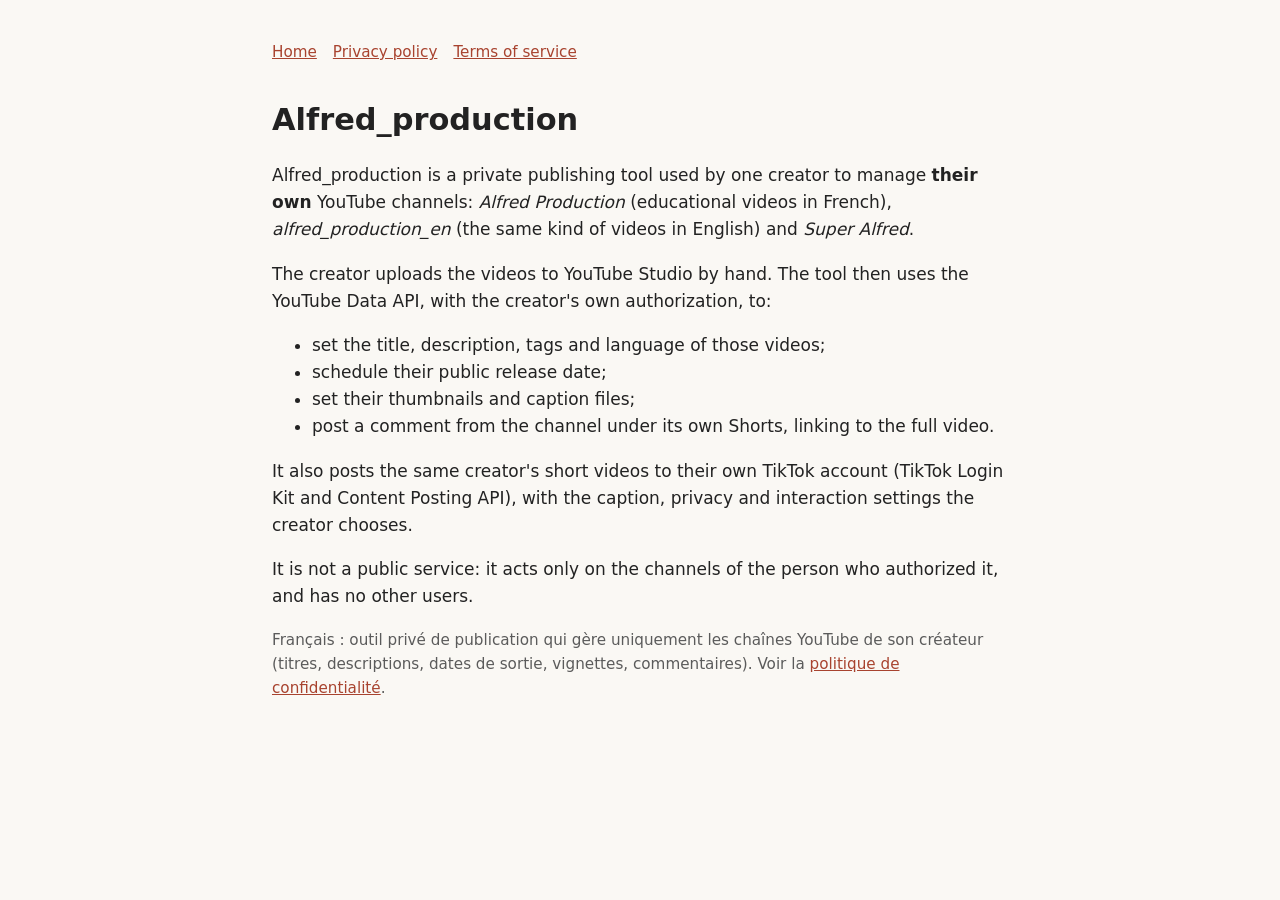
<file: index.html>
<!doctype html>
<html lang="en"><head><meta charset="utf-8"><meta name="viewport" content="width=device-width,initial-scale=1">
<title>Alfred_production</title><link rel="stylesheet" href="style.css"></head>
<body><main>
<nav><a href="./">Home</a><a href="privacy.html">Privacy policy</a><a href="terms.html">Terms of service</a></nav>
<h1>Alfred_production</h1>
<p>Alfred_production is a private publishing tool used by one creator to manage <strong>their own</strong> YouTube
channels: <em>Alfred Production</em> (educational videos in French), <em>alfred_production_en</em> (the same kind of
videos in English) and <em>Super Alfred</em>.</p>
<p>The creator uploads the videos to YouTube Studio by hand. The tool then uses the YouTube Data API, with the
creator's own authorization, to:</p>
<ul>
<li>set the title, description, tags and language of those videos;</li>
<li>schedule their public release date;</li>
<li>set their thumbnails and caption files;</li>
<li>post a comment from the channel under its own Shorts, linking to the full video.</li>
</ul>
<p>It also posts the same creator's short videos to their own TikTok account (TikTok Login Kit and Content Posting
API), with the caption, privacy and interaction settings the creator chooses.</p>
<p>It is not a public service: it acts only on the channels of the person who authorized it, and has no other users.</p>
<p class="note">Français : outil privé de publication qui gère uniquement les chaînes YouTube de son créateur
(titres, descriptions, dates de sortie, vignettes, commentaires). Voir la
<a href="privacy.html">politique de confidentialité</a>.</p>
</main></body></html>
</file>
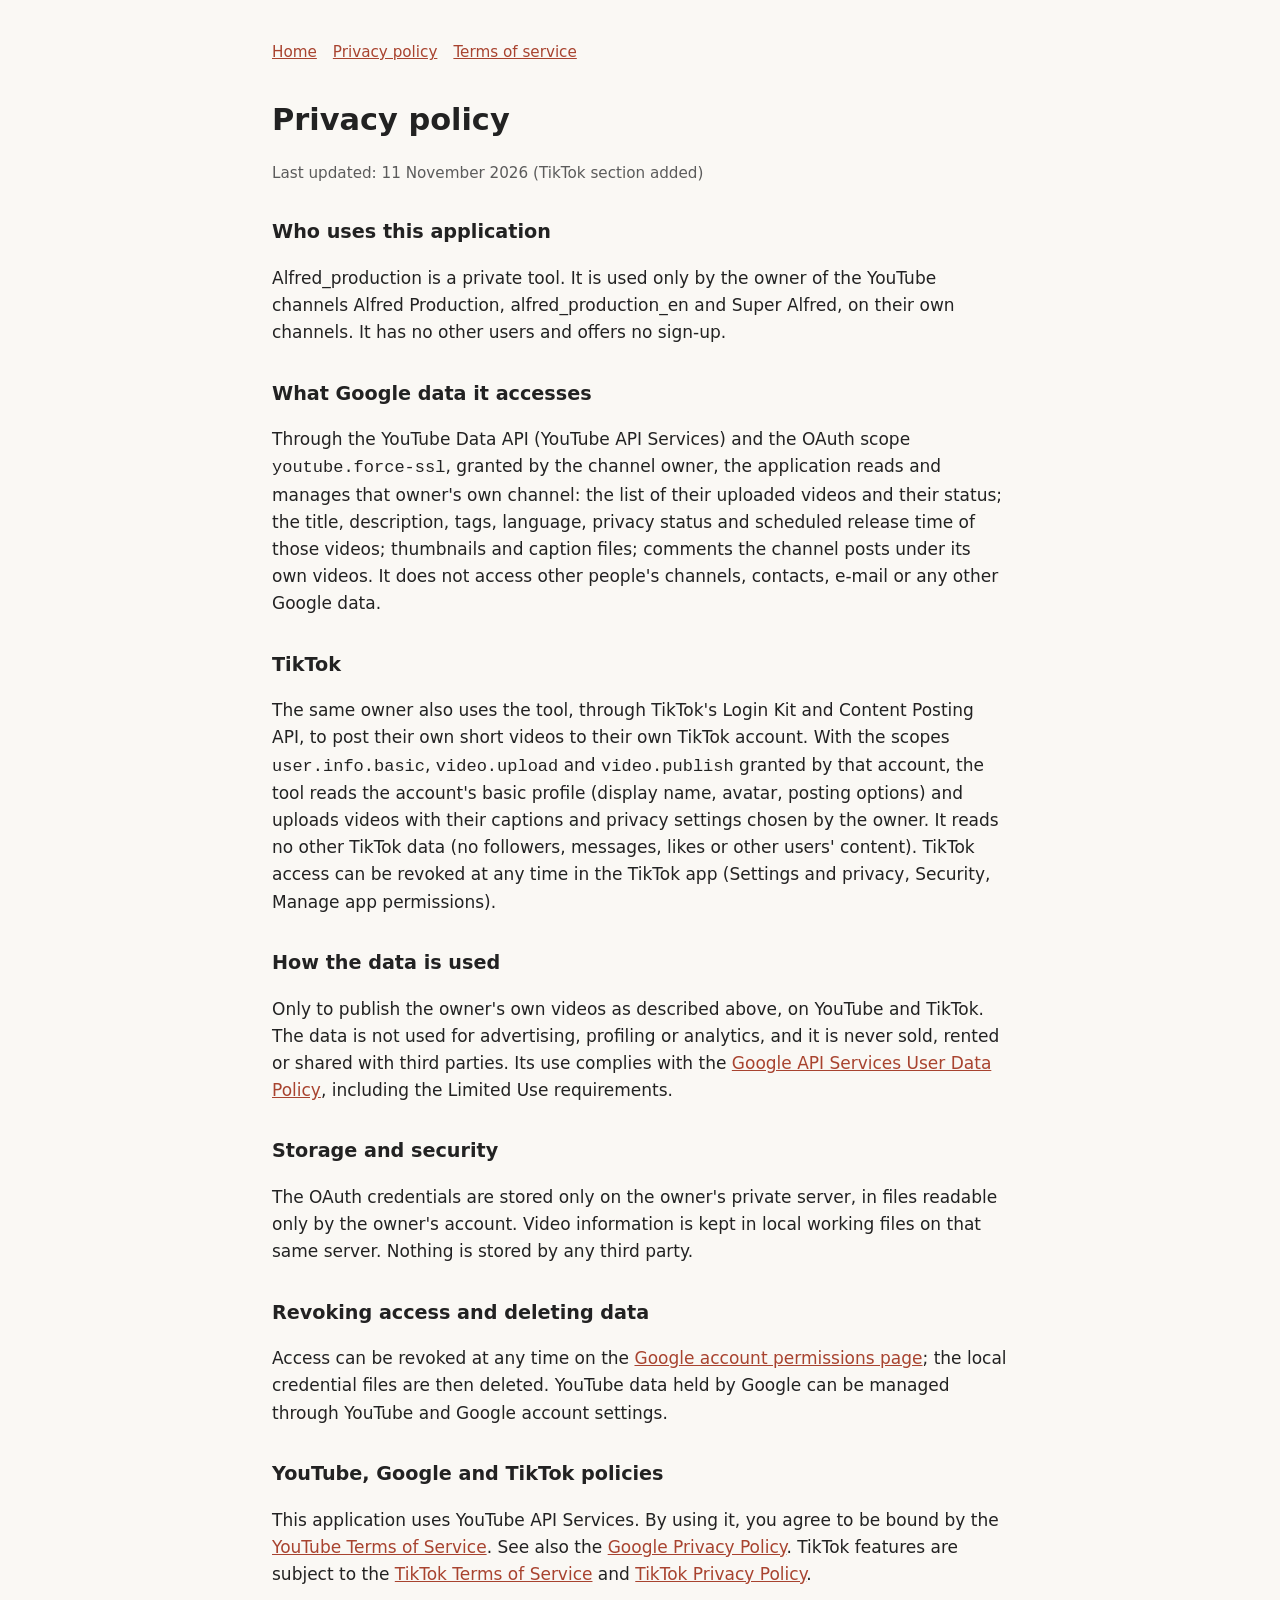
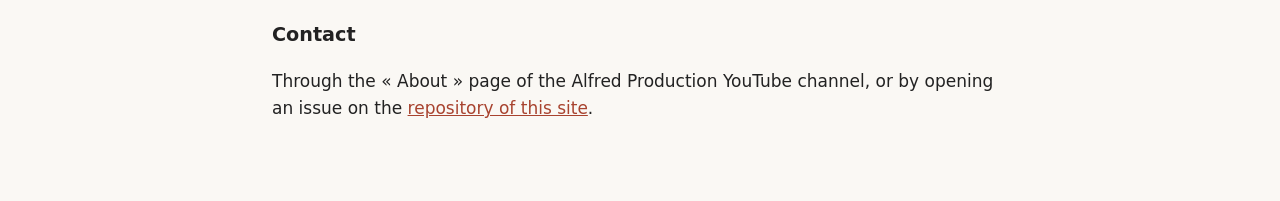
<file: privacy/index.html>
<!doctype html>
<html lang="en"><head><meta charset="utf-8"><meta name="viewport" content="width=device-width,initial-scale=1">
<title>Alfred_production: privacy policy</title><link rel="stylesheet" href="../style.css"></head>
<body><main>
<nav><a href="../">Home</a><a href="../privacy/">Privacy policy</a><a href="../terms/">Terms of service</a></nav>
<h1>Privacy policy</h1>
<p class="note">Last updated: 11 November 2026 (TikTok section added)</p>
<h2>Who uses this application</h2>
<p>Alfred_production is a private tool. It is used only by the owner of the YouTube channels Alfred Production,
alfred_production_en and Super Alfred, on their own channels. It has no other users and offers no sign-up.</p>
<h2>What Google data it accesses</h2>
<p>Through the YouTube Data API (YouTube API Services) and the OAuth scope
<code>youtube.force-ssl</code>, granted by the channel owner, the application reads and manages that owner's own
channel: the list of their uploaded videos and their status; the title, description, tags, language, privacy status
and scheduled release time of those videos; thumbnails and caption files; comments the channel posts under its own
videos. It does not access other people's channels, contacts, e-mail or any other Google data.</p>
<h2>TikTok</h2>
<p>The same owner also uses the tool, through TikTok's Login Kit and Content Posting API, to post their own short
videos to their own TikTok account. With the scopes <code>user.info.basic</code>, <code>video.upload</code> and
<code>video.publish</code> granted by that account, the tool reads the account's basic profile (display name, avatar,
posting options) and uploads videos with their captions and privacy settings chosen by the owner. It reads no other
TikTok data (no followers, messages, likes or other users' content). TikTok access can be revoked at any time in the
TikTok app (Settings and privacy, Security, Manage app permissions).</p>
<h2>How the data is used</h2>
<p>Only to publish the owner's own videos as described above, on YouTube and TikTok. The data is not used for advertising, profiling or
analytics, and it is never sold, rented or shared with third parties. Its use complies with the
<a href="https://developers.google.com/terms/api-services-user-data-policy">Google API Services User Data Policy</a>,
including the Limited Use requirements.</p>
<h2>Storage and security</h2>
<p>The OAuth credentials are stored only on the owner's private server, in files readable only by the owner's account.
Video information is kept in local working files on that same server. Nothing is stored by any third party.</p>
<h2>Revoking access and deleting data</h2>
<p>Access can be revoked at any time on the
<a href="https://myaccount.google.com/permissions">Google account permissions page</a>; the local credential files
are then deleted. YouTube data held by Google can be managed through YouTube and Google account settings.</p>
<h2>YouTube, Google and TikTok policies</h2>
<p>This application uses YouTube API Services. By using it, you agree to be bound by the
<a href="https://www.youtube.com/t/terms">YouTube Terms of Service</a>. See also the
<a href="https://policies.google.com/privacy">Google Privacy Policy</a>. TikTok features are subject to the
<a href="https://www.tiktok.com/legal/terms-of-service">TikTok Terms of Service</a> and
<a href="https://www.tiktok.com/legal/privacy-policy">TikTok Privacy Policy</a>.</p>
<h2>Contact</h2>
<p>Through the « About » page of the Alfred Production YouTube channel, or by opening an issue on the
<a href="https://github.com/guest252e-stack/alfred-production">repository of this site</a>.</p>
</main></body></html>
</file>
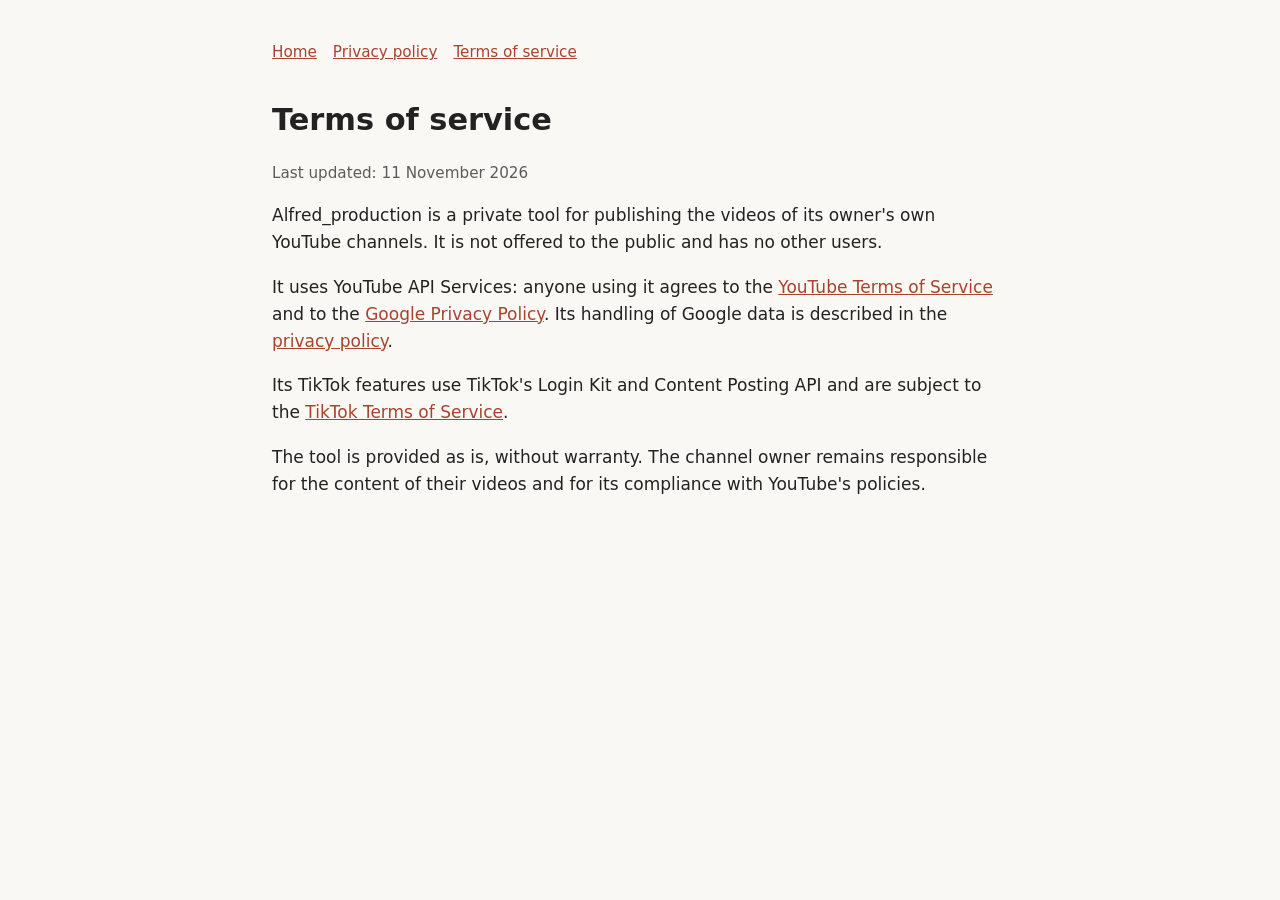
<file: terms/index.html>
<!doctype html>
<html lang="en"><head><meta charset="utf-8"><meta name="viewport" content="width=device-width,initial-scale=1">
<title>Alfred_production: terms of service</title><link rel="stylesheet" href="../style.css"></head>
<body><main>
<nav><a href="../">Home</a><a href="../privacy/">Privacy policy</a><a href="../terms/">Terms of service</a></nav>
<h1>Terms of service</h1>
<p class="note">Last updated: 11 November 2026</p>
<p>Alfred_production is a private tool for publishing the videos of its owner's own YouTube channels. It is not
offered to the public and has no other users.</p>
<p>It uses YouTube API Services: anyone using it agrees to the
<a href="https://www.youtube.com/t/terms">YouTube Terms of Service</a> and to the
<a href="https://policies.google.com/privacy">Google Privacy Policy</a>. Its handling of Google data is described in the
<a href="../privacy/">privacy policy</a>.</p>
<p>Its TikTok features use TikTok's Login Kit and Content Posting API and are subject to the
<a href="https://www.tiktok.com/legal/terms-of-service">TikTok Terms of Service</a>.</p>
<p>The tool is provided as is, without warranty. The channel owner remains responsible for the content of their
videos and for its compliance with YouTube's policies.</p>
</main></body></html>
</file>
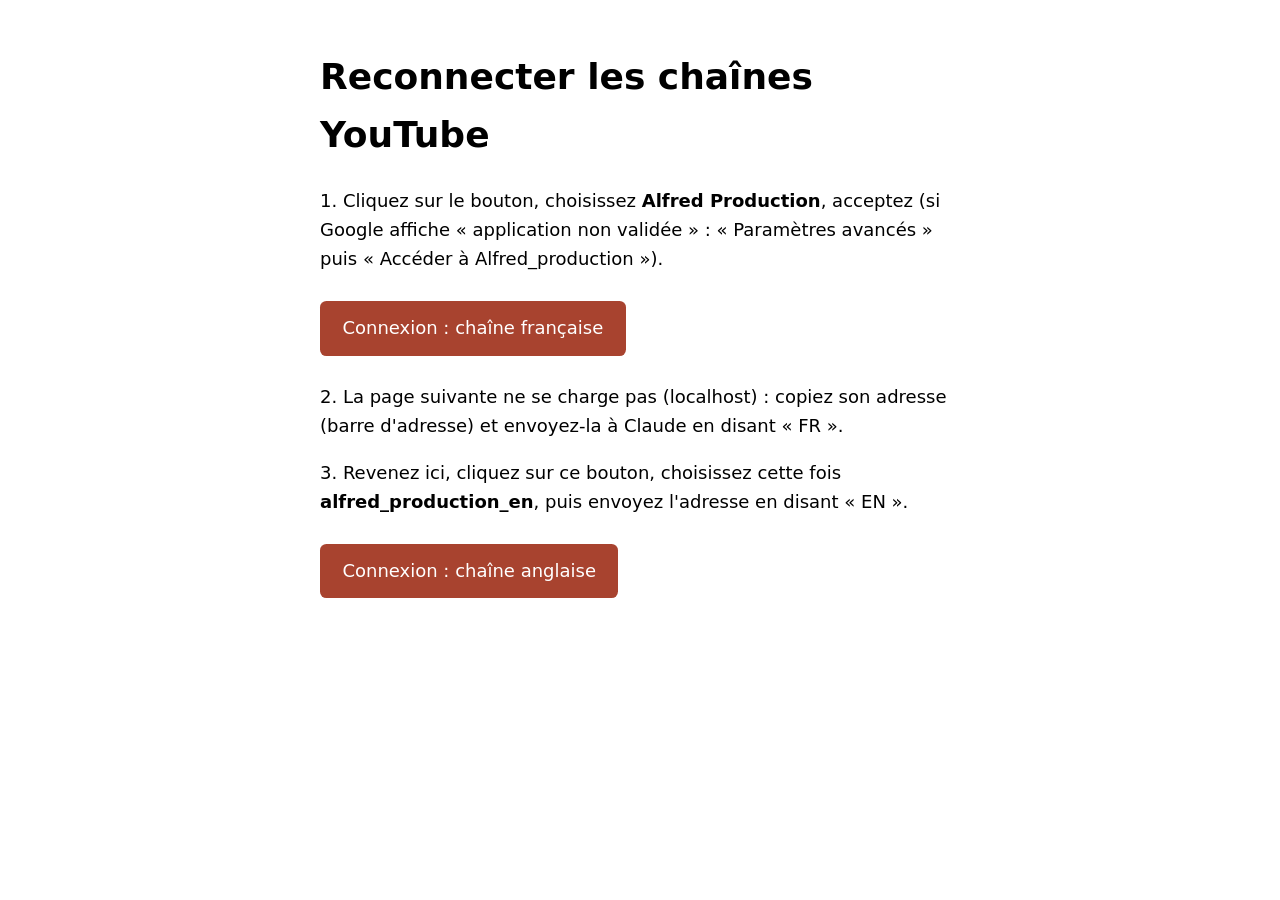
<file: connexion.html>
<!doctype html>
<html lang="fr"><head><meta charset="utf-8"><title>Connexion YouTube</title>
<style>body{font:18px/1.6 system-ui,sans-serif;max-width:40rem;margin:3rem auto;padding:0 1rem}a.b{display:inline-block;padding:.8rem 1.4rem;margin:.6rem 0;background:#a8432f;color:#fff;border-radius:.4rem;text-decoration:none}</style><meta name="robots" content="noindex"></head>
<body>
<h1>Reconnecter les chaînes YouTube</h1>
<p>1. Cliquez sur le bouton, choisissez <b>Alfred Production</b>, acceptez (si Google affiche « application non validée » :
« Paramètres avancés » puis « Accéder à Alfred_production »).</p>
<p><a class="b" href="https://accounts.google.com/o/oauth2/v2/auth?response_type=code&amp;access_type=offline&amp;prompt=consent&amp;client_id=573652081433-1i499t4c5jhneo8gl93s2suu2pgps262.apps.googleusercontent.com&amp;redirect_uri=http%3A%2F%2Flocalhost%3A8765%2F&amp;scope=https%3A%2F%2Fwww.googleapis.com%2Fauth%2Fyoutube.force-ssl">Connexion : chaîne française</a></p>
<p>2. La page suivante ne se charge pas (localhost) : copiez son adresse (barre d'adresse) et envoyez-la à Claude en disant « FR ».</p>
<p>3. Revenez ici, cliquez sur ce bouton, choisissez cette fois <b>alfred_production_en</b>, puis envoyez l'adresse en disant « EN ».</p>
<p><a class="b" href="https://accounts.google.com/o/oauth2/v2/auth?response_type=code&amp;access_type=offline&amp;prompt=consent&amp;client_id=573652081433-1i499t4c5jhneo8gl93s2suu2pgps262.apps.googleusercontent.com&amp;redirect_uri=http%3A%2F%2Flocalhost%3A8765%2F&amp;scope=https%3A%2F%2Fwww.googleapis.com%2Fauth%2Fyoutube.force-ssl">Connexion : chaîne anglaise</a></p>
</body></html>
</file>
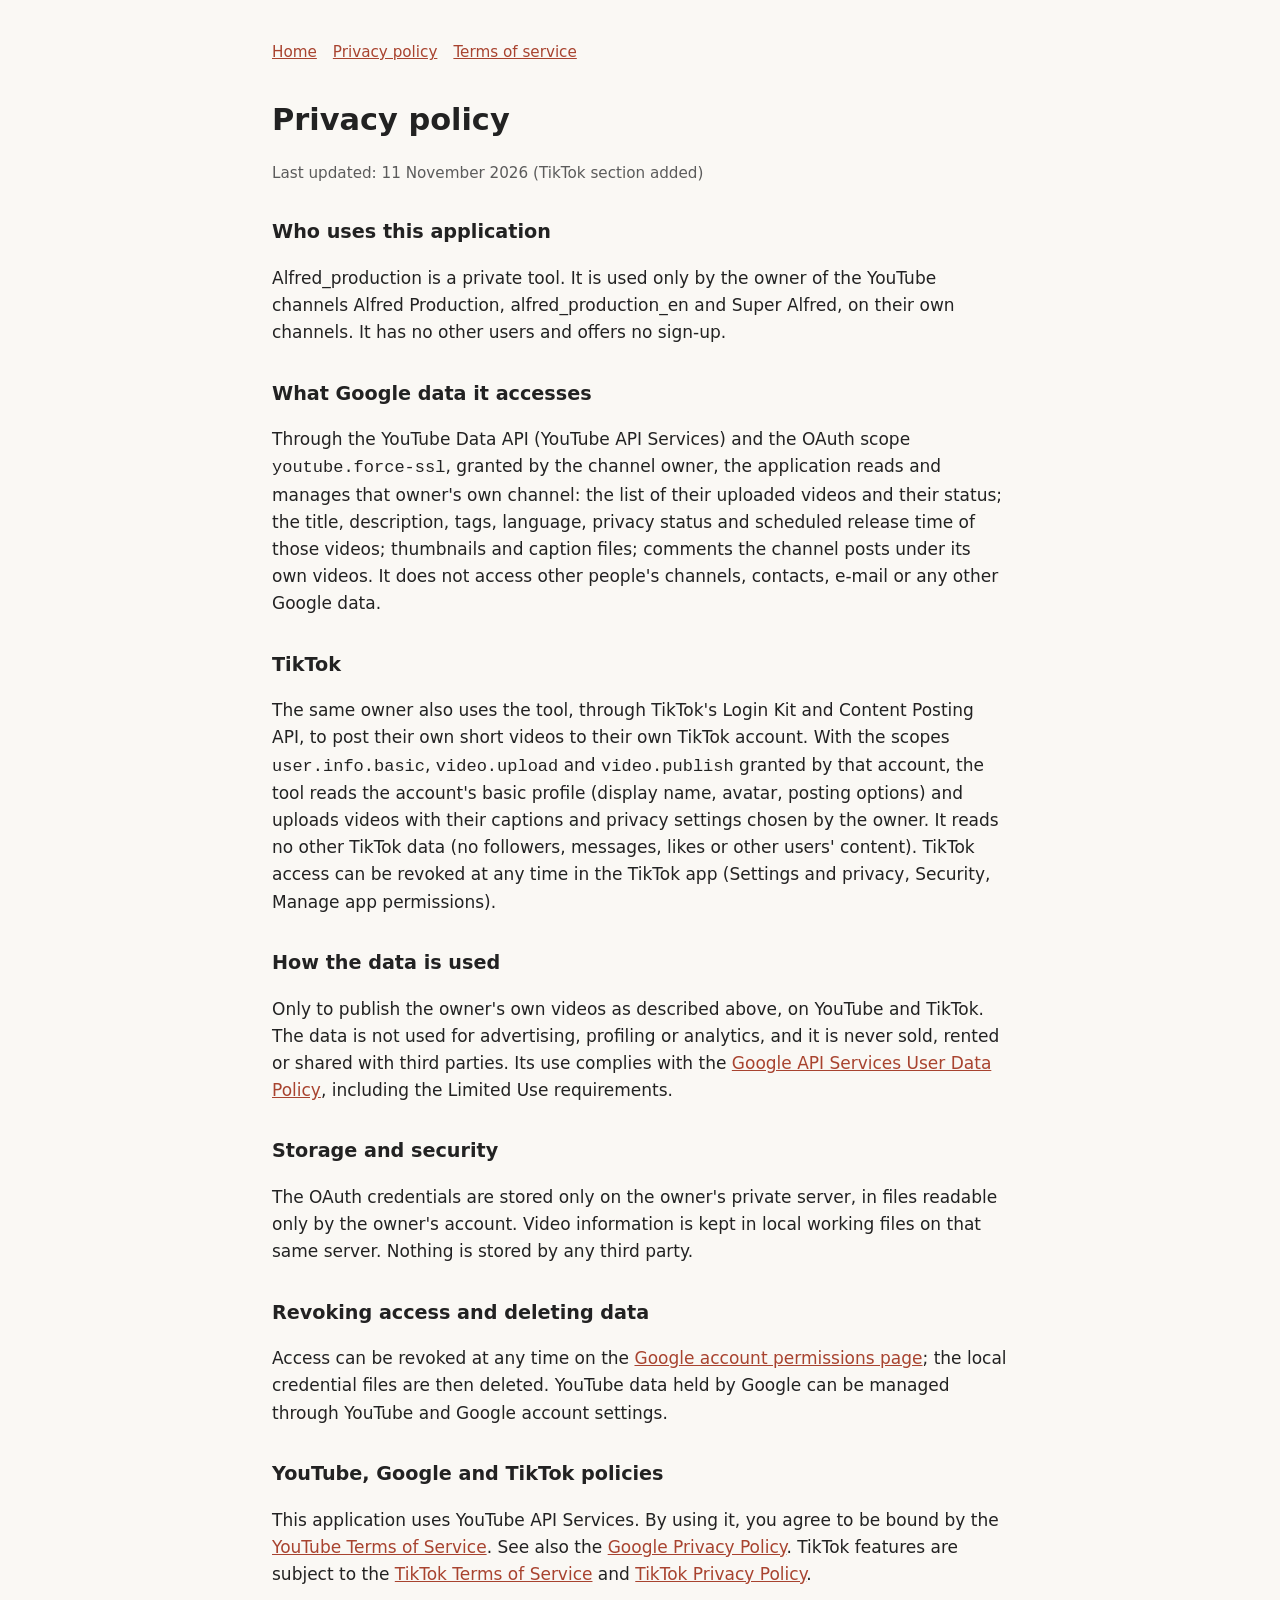
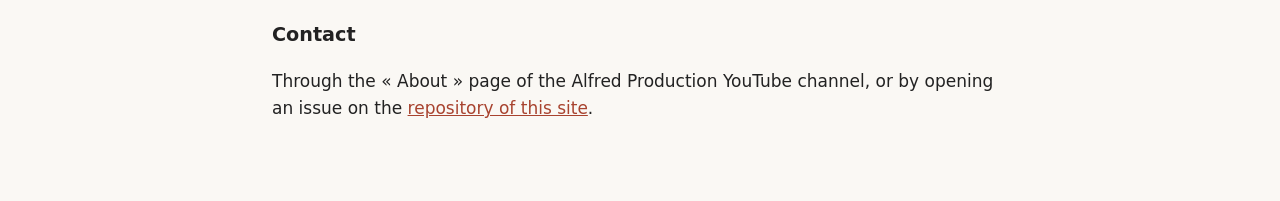
<file: privacy.html>
<!doctype html>
<html lang="en"><head><meta charset="utf-8"><meta name="viewport" content="width=device-width,initial-scale=1">
<title>Alfred_production: privacy policy</title><link rel="stylesheet" href="style.css"></head>
<body><main>
<nav><a href="./">Home</a><a href="privacy.html">Privacy policy</a><a href="terms.html">Terms of service</a></nav>
<h1>Privacy policy</h1>
<p class="note">Last updated: 11 November 2026 (TikTok section added)</p>
<h2>Who uses this application</h2>
<p>Alfred_production is a private tool. It is used only by the owner of the YouTube channels Alfred Production,
alfred_production_en and Super Alfred, on their own channels. It has no other users and offers no sign-up.</p>
<h2>What Google data it accesses</h2>
<p>Through the YouTube Data API (YouTube API Services) and the OAuth scope
<code>youtube.force-ssl</code>, granted by the channel owner, the application reads and manages that owner's own
channel: the list of their uploaded videos and their status; the title, description, tags, language, privacy status
and scheduled release time of those videos; thumbnails and caption files; comments the channel posts under its own
videos. It does not access other people's channels, contacts, e-mail or any other Google data.</p>
<h2>TikTok</h2>
<p>The same owner also uses the tool, through TikTok's Login Kit and Content Posting API, to post their own short
videos to their own TikTok account. With the scopes <code>user.info.basic</code>, <code>video.upload</code> and
<code>video.publish</code> granted by that account, the tool reads the account's basic profile (display name, avatar,
posting options) and uploads videos with their captions and privacy settings chosen by the owner. It reads no other
TikTok data (no followers, messages, likes or other users' content). TikTok access can be revoked at any time in the
TikTok app (Settings and privacy, Security, Manage app permissions).</p>
<h2>How the data is used</h2>
<p>Only to publish the owner's own videos as described above, on YouTube and TikTok. The data is not used for advertising, profiling or
analytics, and it is never sold, rented or shared with third parties. Its use complies with the
<a href="https://developers.google.com/terms/api-services-user-data-policy">Google API Services User Data Policy</a>,
including the Limited Use requirements.</p>
<h2>Storage and security</h2>
<p>The OAuth credentials are stored only on the owner's private server, in files readable only by the owner's account.
Video information is kept in local working files on that same server. Nothing is stored by any third party.</p>
<h2>Revoking access and deleting data</h2>
<p>Access can be revoked at any time on the
<a href="https://myaccount.google.com/permissions">Google account permissions page</a>; the local credential files
are then deleted. YouTube data held by Google can be managed through YouTube and Google account settings.</p>
<h2>YouTube, Google and TikTok policies</h2>
<p>This application uses YouTube API Services. By using it, you agree to be bound by the
<a href="https://www.youtube.com/t/terms">YouTube Terms of Service</a>. See also the
<a href="https://policies.google.com/privacy">Google Privacy Policy</a>. TikTok features are subject to the
<a href="https://www.tiktok.com/legal/terms-of-service">TikTok Terms of Service</a> and
<a href="https://www.tiktok.com/legal/privacy-policy">TikTok Privacy Policy</a>.</p>
<h2>Contact</h2>
<p>Through the « About » page of the Alfred Production YouTube channel, or by opening an issue on the
<a href="https://github.com/guest252e-stack/alfred-production">repository of this site</a>.</p>
</main></body></html>
</file>
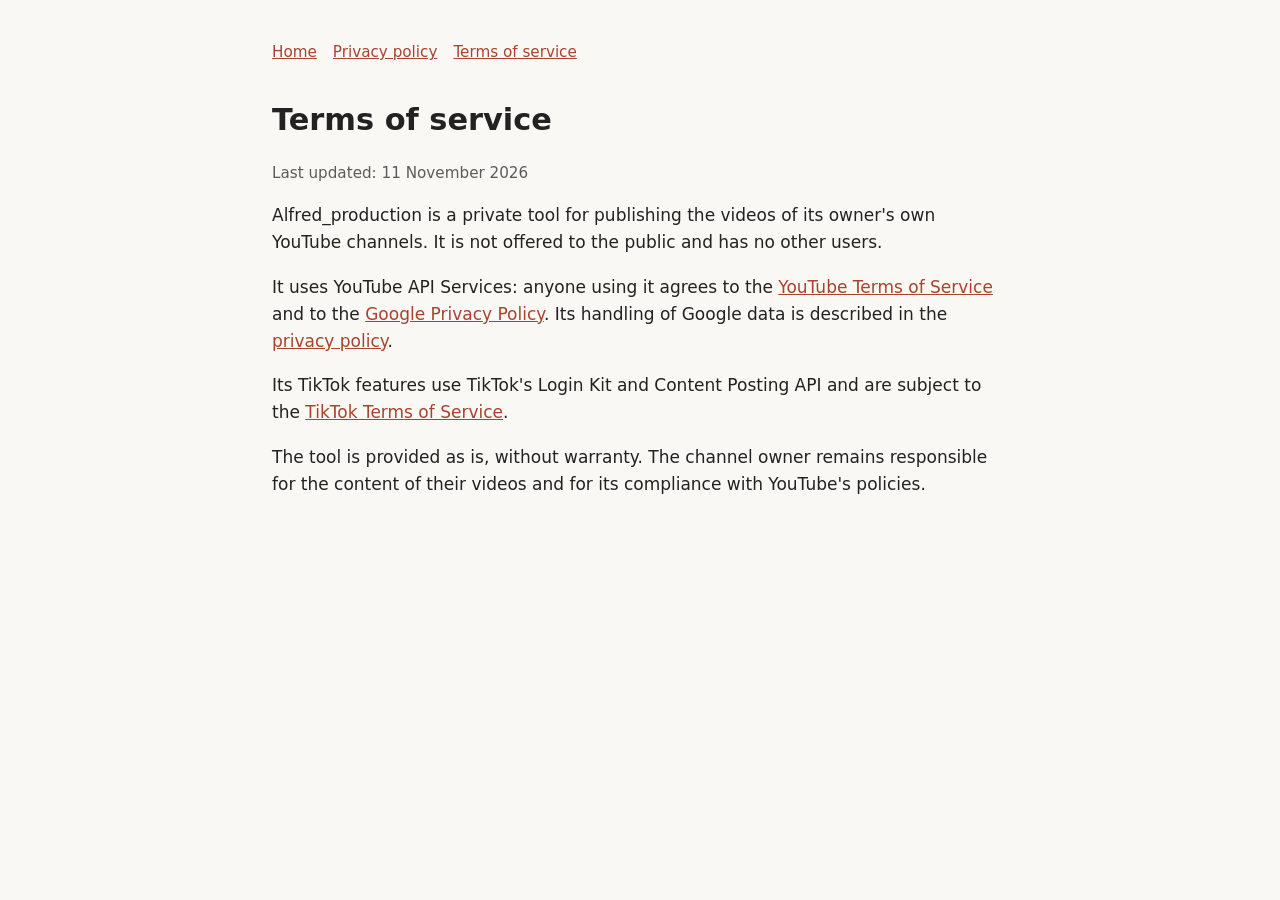
<file: terms.html>
<!doctype html>
<html lang="en"><head><meta charset="utf-8"><meta name="viewport" content="width=device-width,initial-scale=1">
<title>Alfred_production: terms of service</title><link rel="stylesheet" href="style.css"></head>
<body><main>
<nav><a href="./">Home</a><a href="privacy.html">Privacy policy</a><a href="terms.html">Terms of service</a></nav>
<h1>Terms of service</h1>
<p class="note">Last updated: 11 November 2026</p>
<p>Alfred_production is a private tool for publishing the videos of its owner's own YouTube channels. It is not
offered to the public and has no other users.</p>
<p>It uses YouTube API Services: anyone using it agrees to the
<a href="https://www.youtube.com/t/terms">YouTube Terms of Service</a> and to the
<a href="https://policies.google.com/privacy">Google Privacy Policy</a>. Its handling of Google data is described in the
<a href="privacy.html">privacy policy</a>.</p>
<p>Its TikTok features use TikTok's Login Kit and Content Posting API and are subject to the
<a href="https://www.tiktok.com/legal/terms-of-service">TikTok Terms of Service</a>.</p>
<p>The tool is provided as is, without warranty. The channel owner remains responsible for the content of their
videos and for its compliance with YouTube's policies.</p>
</main></body></html>
</file>
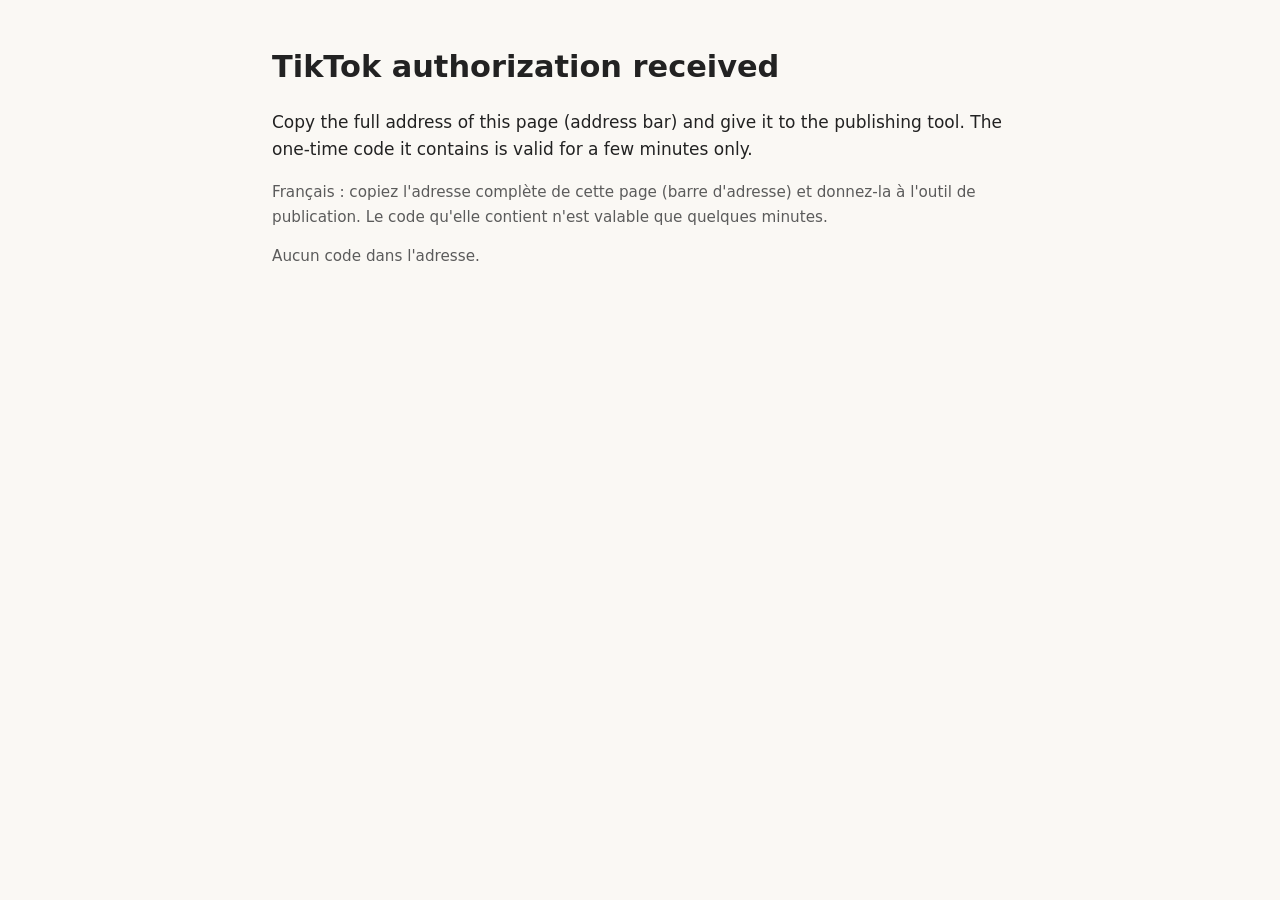
<file: tiktok-callback.html>
<!doctype html>
<html lang="en"><head><meta charset="utf-8"><meta name="viewport" content="width=device-width,initial-scale=1">
<title>Alfred_production: TikTok authorization</title><link rel="stylesheet" href="style.css"></head>
<body><main>
<h1>TikTok authorization received</h1>
<p>Copy the full address of this page (address bar) and give it to the publishing tool.
The one-time code it contains is valid for a few minutes only.</p>
<p class="note">Français : copiez l'adresse complète de cette page (barre d'adresse) et donnez-la à l'outil de publication.
Le code qu'elle contient n'est valable que quelques minutes.</p>
<p id="etat" class="note"></p>
<script>
  var q = new URLSearchParams(location.search);
  document.getElementById('etat').textContent = q.get('code') ? 'Code présent : OK.' :
    (q.get('error') ? 'Erreur : ' + q.get('error') + ' ' + (q.get('error_description') || '') : 'Aucun code dans l\'adresse.');
</script>
</main></body></html>
</file>
<file: style.css>
:root{--fond:#faf8f4;--texte:#222;--doux:#5b5b5b;--accent:#a8432f}
@media (prefers-color-scheme:dark){:root{--fond:#16181c;--texte:#e8e6e1;--doux:#a5a39d;--accent:#e08a74}}
body{margin:0;background:var(--fond);color:var(--texte);font:17px/1.6 system-ui,-apple-system,"Segoe UI",sans-serif}
main{max-width:46rem;margin:0 auto;padding:2.5rem 1rem 4rem}
h1{font-size:1.9rem;margin:.2rem 0 1rem}h2{font-size:1.2rem;margin-top:2rem}
a{color:var(--accent)}nav{font-size:.95rem;margin-bottom:2rem}nav a{margin-right:1rem}
.note{color:var(--doux);font-size:.95rem}
</file>
